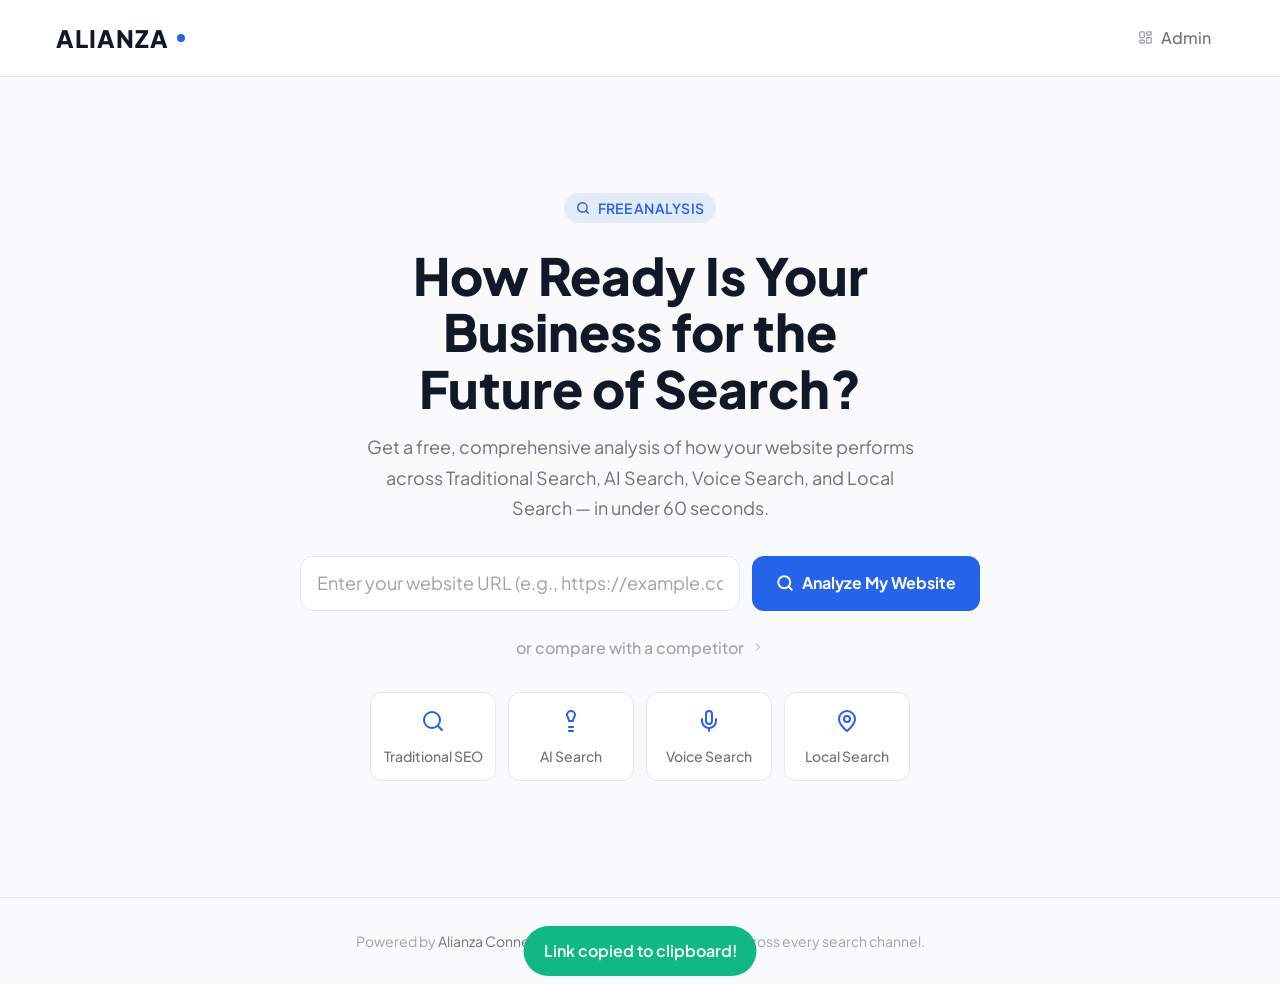
<file: index.html>
<!DOCTYPE html>
<html lang="en">
<head>
  <meta charset="UTF-8">
  <meta name="viewport" content="width=device-width, initial-scale=1.0">
  <title>Search Readiness Score — Alianza Connects</title>
  <meta name="description" content="Free comprehensive analysis of how your website performs across Traditional Search, AI Search, Voice Search, and Local Search.">

  <!-- Preconnect for fonts -->
  <link rel="preconnect" href="https://fonts.googleapis.com">
  <link rel="preconnect" href="https://fonts.gstatic.com" crossorigin>
  <link href="https://fonts.googleapis.com/css2?family=Plus+Jakarta+Sans:wght@400;500;600;700;800&display=swap" rel="stylesheet">

  <link rel="stylesheet" href="./base.css">
  <link rel="stylesheet" href="./style.css">
</head>
<body>

  <!-- ========== HEADER ========== -->
  <header class="site-header">
    <div class="header-inner">
      <a href="#" class="logo" id="logoLink">
        ALIANZA<span class="logo-dot"></span>
      </a>
      <div class="header-meta" id="headerMeta">
        <a href="./admin.html" class="admin-link" id="adminLink">
          <svg width="15" height="15" viewBox="0 0 24 24" fill="none" stroke="currentColor" stroke-width="2" stroke-linecap="round" stroke-linejoin="round"><rect x="3" y="3" width="7" height="9" rx="1"/><rect x="14" y="3" width="7" height="5" rx="1"/><rect x="14" y="12" width="7" height="9" rx="1"/><rect x="3" y="16" width="7" height="5" rx="1"/></svg>
          Admin
        </a>
      </div>
    </div>
  </header>

  <!-- ========== LANDING VIEW ========== -->
  <main id="landingView" class="view landing active">
    <div class="landing-card">
      <span class="landing-badge">
        <svg width="14" height="14" viewBox="0 0 24 24" fill="none" stroke="currentColor" stroke-width="2.5" stroke-linecap="round" stroke-linejoin="round"><circle cx="11" cy="11" r="8"/><path d="m21 21-4.3-4.3"/></svg>
        Free Analysis
      </span>
      <h1 class="landing-title">How Ready Is Your Business for the Future of Search?</h1>
      <p class="landing-subtitle">Get a free, comprehensive analysis of how your website performs across Traditional Search, AI Search, Voice Search, and Local Search — in under 60 seconds.</p>

      <form class="url-form" id="urlForm">
        <input
          type="url"
          class="url-input"
          id="urlInput"
          placeholder="Enter your website URL (e.g., https://example.com)"
          required
          autocomplete="url"
        >
        <button type="submit" class="btn-primary" id="analyzeBtn">
          <svg width="18" height="18" viewBox="0 0 24 24" fill="none" stroke="currentColor" stroke-width="2.5" stroke-linecap="round" stroke-linejoin="round"><circle cx="11" cy="11" r="8"/><path d="m21 21-4.3-4.3"/></svg>
          Analyze My Website
        </button>
      </form>

      <!-- Competitor Compare Toggle -->
      <div class="competitor-toggle-wrap">
        <button type="button" class="competitor-toggle-link" id="competitorToggle" aria-expanded="false" aria-controls="competitorExpand">
          or compare with a competitor
          <svg class="competitor-toggle-arrow" width="12" height="12" viewBox="0 0 24 24" fill="none" stroke="currentColor" stroke-width="2.5" stroke-linecap="round" stroke-linejoin="round"><polyline points="9 18 15 12 9 6"/></svg>
        </button>
        <div class="competitor-expand" id="competitorExpand" hidden>
          <div class="competitor-input-row">
            <input
              type="url"
              class="url-input competitor-url-input"
              id="competitorUrlInput"
              placeholder="Competitor URL (e.g., https://competitor.com)"
              autocomplete="url"
            >
          </div>
          <p class="competitor-hint">We'll scan both sites and show you a side-by-side comparison.</p>
        </div>
      </div>

      <div class="category-pills">
        <div class="category-pill">
          <div class="pill-icon">
            <svg viewBox="0 0 24 24" fill="none" stroke="currentColor" stroke-width="2" stroke-linecap="round" stroke-linejoin="round"><circle cx="11" cy="11" r="8"/><path d="m21 21-4.3-4.3"/></svg>
          </div>
          <span class="pill-label">Traditional SEO</span>
        </div>
        <div class="category-pill">
          <div class="pill-icon">
            <svg viewBox="0 0 24 24" fill="none" stroke="currentColor" stroke-width="2" stroke-linecap="round" stroke-linejoin="round"><path d="M12 2a4 4 0 0 0-4 4c0 2 2 3 2 6h4c0-3 2-4 2-6a4 4 0 0 0-4-4z"/><path d="M10 18h4"/><path d="M10 22h4"/></svg>
          </div>
          <span class="pill-label">AI Search</span>
        </div>
        <div class="category-pill">
          <div class="pill-icon">
            <svg viewBox="0 0 24 24" fill="none" stroke="currentColor" stroke-width="2" stroke-linecap="round" stroke-linejoin="round"><path d="M12 2a3 3 0 0 0-3 3v7a3 3 0 0 0 6 0V5a3 3 0 0 0-3-3z"/><path d="M19 10v2a7 7 0 0 1-14 0v-2"/><path d="M12 19v3"/></svg>
          </div>
          <span class="pill-label">Voice Search</span>
        </div>
        <div class="category-pill">
          <div class="pill-icon">
            <svg viewBox="0 0 24 24" fill="none" stroke="currentColor" stroke-width="2" stroke-linecap="round" stroke-linejoin="round"><path d="M20 10c0 6-8 12-8 12s-8-6-8-12a8 8 0 1 1 16 0z"/><circle cx="12" cy="10" r="3"/></svg>
          </div>
          <span class="pill-label">Local Search</span>
        </div>
      </div>
    </div>
  </main>

  <!-- ========== COMPARISON VIEW ========== -->
  <div id="comparisonView" class="view comparison-view">

    <!-- Cache Banner -->
    <div id="compCacheBanner" class="cache-banner" hidden>
      <svg width="16" height="16" viewBox="0 0 24 24" fill="none" stroke="currentColor" stroke-width="2" stroke-linecap="round" stroke-linejoin="round"><polyline points="23 4 23 10 17 10"/><polyline points="1 20 1 14 7 14"/><path d="M3.51 9a9 9 0 0 1 14.85-3.36L23 10M1 14l4.64 4.36A9 9 0 0 0 20.49 15"/></svg>
      Viewing a cached report from <span id="compCacheTime" class="cache-time-text"></span>.
    </div>

    <!-- Comparison Header -->
    <section class="comparison-header" id="comparisonHeader">
      <div class="comparison-vs-row">
        <div class="comparison-site-label" id="compSiteLabelA">Your Site</div>
        <div class="comparison-vs-badge">VS</div>
        <div class="comparison-site-label" id="compSiteLabelB">Competitor</div>
      </div>
      <div class="comparison-scores-row">
        <div class="comparison-overall-score" id="compOverallA">0</div>
        <div class="comparison-overall-divider"></div>
        <div class="comparison-overall-score" id="compOverallB">0</div>
      </div>
      <div class="comparison-overall-labels">
        <span class="comparison-overall-verdict" id="compVerdictA"></span>
        <span></span>
        <span class="comparison-overall-verdict" id="compVerdictB"></span>
      </div>
    </section>

    <!-- Category Bars -->
    <section class="comparison-bars-section" id="comparisonBars">
      <h2 class="comparison-bars-title">Score Breakdown</h2>
      <div class="comparison-bars" id="comparisonBarsGrid"></div>
    </section>

    <!-- Primary Site Full Report -->
    <div class="comparison-primary-report">
      <div class="comparison-report-label">
        <svg width="16" height="16" viewBox="0 0 24 24" fill="none" stroke="currentColor" stroke-width="2"><path d="M9 11l3 3L22 4"/><path d="M21 12v7a2 2 0 0 1-2 2H5a2 2 0 0 1-2-2V5a2 2 0 0 1 2-2h11"/></svg>
        Full Report: Your Site
      </div>

      <!-- Score Cards -->
      <div class="score-cards" id="compScoreCards"></div>

      <!-- Detail Sections -->
      <div id="compDetailSections">
        <div id="compPerformanceSection" class="detail-section"></div>
        <div id="compEeatSection" class="detail-section"></div>
        <div id="compSerpSection" class="detail-section"></div>
        <div id="compGeoSection" class="detail-section"></div>
      </div>

      <!-- Stats Infographic -->
      <section class="stats-section" id="compStatsSection">
        <h2 class="stats-section-title">The Search Landscape Is Changing</h2>
        <p class="stats-section-sub">The way people find businesses is transforming. Here's what's happening right now.</p>
        <div class="stats-grid" id="compStatsGrid"></div>
        <div class="stats-closing">
          <p><strong>The businesses that adapt now will own the next decade of search.</strong> Those that wait will wonder where their customers went.</p>
        </div>
      </section>
    </div>

    <!-- Share Section -->
    <section class="share-section">
      <div class="share-actions">
        <button class="btn-share" id="compShareBtn">
          <svg width="16" height="16" viewBox="0 0 24 24" fill="none" stroke="currentColor" stroke-width="2" stroke-linecap="round" stroke-linejoin="round"><path d="M4 12v8a2 2 0 0 0 2 2h12a2 2 0 0 0 2-2v-8"/><polyline points="16 6 12 2 8 6"/><line x1="12" y1="2" x2="12" y2="15"/></svg>
          Share This Report
        </button>
        <button class="btn-share" id="compPdfBtn">
          <svg width="16" height="16" viewBox="0 0 24 24" fill="none" stroke="currentColor" stroke-width="2" stroke-linecap="round" stroke-linejoin="round"><path d="M14 2H6a2 2 0 0 0-2 2v16a2 2 0 0 0 2 2h12a2 2 0 0 0 2-2V8z"/><polyline points="14 2 14 8 20 8"/><line x1="16" y1="13" x2="8" y2="13"/><line x1="16" y1="17" x2="8" y2="17"/><polyline points="10 9 9 9 8 9"/></svg>
          Download PDF Report
        </button>
        <button class="btn-share" onclick="window.print()">
          <svg width="16" height="16" viewBox="0 0 24 24" fill="none" stroke="currentColor" stroke-width="2" stroke-linecap="round" stroke-linejoin="round"><polyline points="6 9 6 2 18 2 18 9"/><path d="M6 18H4a2 2 0 0 1-2-2v-5a2 2 0 0 1 2-2h16a2 2 0 0 1 2 2v5a2 2 0 0 1-2 2h-2"/><rect x="6" y="14" width="12" height="8"/></svg>
          Print Report
        </button>
      </div>
    </section>
  </div>

  <!-- ========== LOADING VIEW ========== -->
  <div id="loadingView" class="view loading-view">
    <div class="loading-spinner"></div>
    <div class="loading-status" id="loadingStatus">Fetching your website...</div>
    <div class="loading-bar-track">
      <div class="loading-bar-fill" id="loadingBar"></div>
    </div>
    <div class="loading-url" id="loadingUrl"></div>
  </div>

  <!-- ========== ERROR VIEW ========== -->
  <div id="errorView" class="view error-view">
    <div class="error-icon" id="errorIcon">
      <svg width="28" height="28" viewBox="0 0 24 24" fill="none" stroke="currentColor" stroke-width="2" stroke-linecap="round" stroke-linejoin="round"><circle cx="12" cy="12" r="10"/><path d="M12 8v4"/><path d="M12 16h.01"/></svg>
    </div>
    <h2 class="error-title" id="errorTitle">Analysis Failed</h2>
    <p class="error-message" id="errorMessage">We couldn't reach this website. Please check the URL and try again.</p>
    <div id="rateLimitTimer" class="rate-limit-timer" hidden>
      You can scan again in <span id="rateLimitCountdown" class="countdown-text">24:00:00</span>
    </div>
    <button class="btn-secondary" id="tryAgainBtn">
      <svg width="16" height="16" viewBox="0 0 24 24" fill="none" stroke="currentColor" stroke-width="2" stroke-linecap="round" stroke-linejoin="round"><path d="M3 12a9 9 0 1 0 9-9 9.75 9.75 0 0 0-6.74 2.74L3 8"/><path d="M3 3v5h5"/></svg>
      Try Again
    </button>
  </div>

  <!-- ========== DASHBOARD VIEW ========== -->
  <div id="dashboardView" class="view dashboard">

    <!-- Cache Banner -->
    <div id="cacheBanner" class="cache-banner" hidden>
      <svg width="16" height="16" viewBox="0 0 24 24" fill="none" stroke="currentColor" stroke-width="2" stroke-linecap="round" stroke-linejoin="round"><polyline points="23 4 23 10 17 10"/><polyline points="1 20 1 14 7 14"/><path d="M3.51 9a9 9 0 0 1 14.85-3.36L23 10M1 14l4.64 4.36A9 9 0 0 0 20.49 15"/></svg>
      Viewing a cached report from <span id="cacheTime" class="cache-time-text"></span>.
    </div>

    <!-- Report Header -->
    <section class="report-header" id="reportHeader">
      <div class="report-meta" id="reportMeta"></div>
      <div class="report-hero-details" style="margin-top:0.5rem;text-align:center;">
         <div class="hero-summary" id="heroSummary" style="font-size:1.1rem;font-weight:500;color:var(--color-text-main);margin-bottom:0.25rem;"></div>
         <div class="hero-location" id="heroLocation" style="font-size:0.9rem;color:var(--color-text-muted);"></div>
      </div>
      <div class="overall-score-container" style="flex-direction:row;gap:1.5rem;align-items:center;">
        <div class="overall-grade-circle" id="overallGrade" style="font-size:4rem;font-weight:800;line-height:1;"></div>
        <div style="text-align:left;">
          <div class="overall-score-label" style="font-size:1.2rem;font-weight:600;color:var(--color-text-main);">Overall Search Readiness Grade</div>
          <div class="overall-score-number" id="overallScoreNumber" style="font-size:1rem;font-weight:500;color:var(--color-text-muted); margin-top:0.25rem;"></div>
        </div>
      </div>
      <div class="overall-verdict" id="overallVerdict"></div>
    </section>

    <!-- Score Cards -->
    <div style="text-align:center; font-size:0.85rem; color:var(--color-text-muted); margin-bottom:1rem;">* Benchmark is based on mobile-first indexing on low-end devices.</div>
    <div class="score-cards" id="scoreCards"></div>

    <!-- New API Panels: Performance, E-E-A-T, SERP, GEO -->
    <div id="newPanelSections">
      <div id="performanceSection" class="detail-section"></div>
      <div id="eeatSection" class="detail-section"></div>
      <div id="serpSection" class="detail-section"></div>
      <div id="geoSection" class="detail-section"></div>
    </div>

    <!-- Legacy Detail Sections: Traditional SEO, Voice, Local -->
    <div id="detailSections"></div>

    <!-- Stats Infographic -->
    <section class="stats-section" id="statsSection">
      <h2 class="stats-section-title">The Search Landscape Is Changing</h2>
      <p class="stats-section-sub">The way people find businesses is transforming. Here's what's happening right now.</p>
      <div class="stats-grid" id="statsGrid"></div>
      <div class="stats-closing">
        <p><strong>The businesses that adapt now will own the next decade of search.</strong> Those that wait will wonder where their customers went.</p>
      </div>
    </section>

    <!-- Share Section -->
    <section class="share-section">
      <div class="share-actions">
        <button class="btn-share" id="shareBtn">
          <svg width="16" height="16" viewBox="0 0 24 24" fill="none" stroke="currentColor" stroke-width="2" stroke-linecap="round" stroke-linejoin="round"><path d="M4 12v8a2 2 0 0 0 2 2h12a2 2 0 0 0 2-2v-8"/><polyline points="16 6 12 2 8 6"/><line x1="12" y1="2" x2="12" y2="15"/></svg>
          Share This Report
        </button>
        <button class="btn-share" id="pdfBtn">
          <svg width="16" height="16" viewBox="0 0 24 24" fill="none" stroke="currentColor" stroke-width="2" stroke-linecap="round" stroke-linejoin="round"><path d="M14 2H6a2 2 0 0 0-2 2v16a2 2 0 0 0 2 2h12a2 2 0 0 0 2-2V8z"/><polyline points="14 2 14 8 20 8"/><line x1="16" y1="13" x2="8" y2="13"/><line x1="16" y1="17" x2="8" y2="17"/><polyline points="10 9 9 9 8 9"/></svg>
          Download PDF Report
        </button>
        <button class="btn-share" id="printBtn" onclick="window.print()">
          <svg width="16" height="16" viewBox="0 0 24 24" fill="none" stroke="currentColor" stroke-width="2" stroke-linecap="round" stroke-linejoin="round"><polyline points="6 9 6 2 18 2 18 9"/><path d="M6 18H4a2 2 0 0 1-2-2v-5a2 2 0 0 1 2-2h16a2 2 0 0 1 2 2v5a2 2 0 0 1-2 2h-2"/><rect x="6" y="14" width="12" height="8"/></svg>
          Print Report
        </button>
      </div>
    </section>
  </div>

  <!-- Share Toast -->
  <div class="share-toast" id="shareToast">Link copied to clipboard!</div>

  <!-- Footer -->
  <footer class="site-footer">
    Powered by <a href="https://alianzaconnects.com" target="_blank" rel="noopener noreferrer">Alianza Connects</a> &mdash; Making businesses visible across every search channel.
  </footer>

  <!-- ========== LEAD CAPTURE MODAL ========== -->
  <div id="leadCaptureModal" class="lc-modal" role="dialog" aria-modal="true" aria-labelledby="lcModalTitle">
    <div class="lc-backdrop"></div>
    <div class="lc-card">
      <button type="button" class="lc-close" id="lcCloseBtn" aria-label="Close">
        <svg width="18" height="18" viewBox="0 0 24 24" fill="none" stroke="currentColor" stroke-width="2.5" stroke-linecap="round" stroke-linejoin="round"><line x1="18" y1="6" x2="6" y2="18"/><line x1="6" y1="6" x2="18" y2="18"/></svg>
      </button>
      <div class="lc-header">
        <span class="lc-icon">
          <svg width="22" height="22" viewBox="0 0 24 24" fill="none" stroke="currentColor" stroke-width="2.5" stroke-linecap="round" stroke-linejoin="round"><circle cx="11" cy="11" r="8"/><path d="m21 21-4.3-4.3"/></svg>
        </span>
        <h2 class="lc-title" id="lcModalTitle">Get Your Free Search Readiness Report</h2>
        <p class="lc-subtitle">Enter your details below to run your scan.</p>
      </div>
      <form id="leadCaptureForm" class="lc-form" novalidate>
        <div class="lc-field">
          <label class="lc-label" for="lcName">Full Name</label>
          <input type="text" id="lcName" name="lcName" class="lc-input" placeholder="Jane Smith" required autocomplete="name">
        </div>
        <div class="lc-field">
          <label class="lc-label" for="lcEmail">Email Address</label>
          <input type="email" id="lcEmail" name="lcEmail" class="lc-input" placeholder="jane@example.com" required autocomplete="email">
        </div>
        <div class="lc-field">
          <label class="lc-label" for="lcPhone">Phone Number</label>
          <input type="tel" id="lcPhone" name="lcPhone" class="lc-input" placeholder="(555) 000-0000" required autocomplete="tel">
        </div>
        <div class="lc-field">
          <label class="lc-label" for="lcRole">Role in Company</label>
          <select id="lcRole" name="lcRole" class="lc-input lc-select" required>
            <option value="" disabled selected>Select your role…</option>
            <option value="Owner">Owner</option>
            <option value="Marketing Manager">Marketing Manager</option>
            <option value="Operations Manager">Operations Manager</option>
            <option value="IT/Tech">IT/Tech</option>
            <option value="Other">Other</option>
          </select>
        </div>
        <button type="submit" class="btn-primary lc-submit" id="lcSubmitBtn">
          <svg width="18" height="18" viewBox="0 0 24 24" fill="none" stroke="currentColor" stroke-width="2.5" stroke-linecap="round" stroke-linejoin="round"><circle cx="11" cy="11" r="8"/><path d="m21 21-4.3-4.3"/></svg>
          Run Scan
        </button>
      </form>
    </div>
  </div>

  <script src="./app.js?v=3" defer></script>
</body>
</html>
</file>
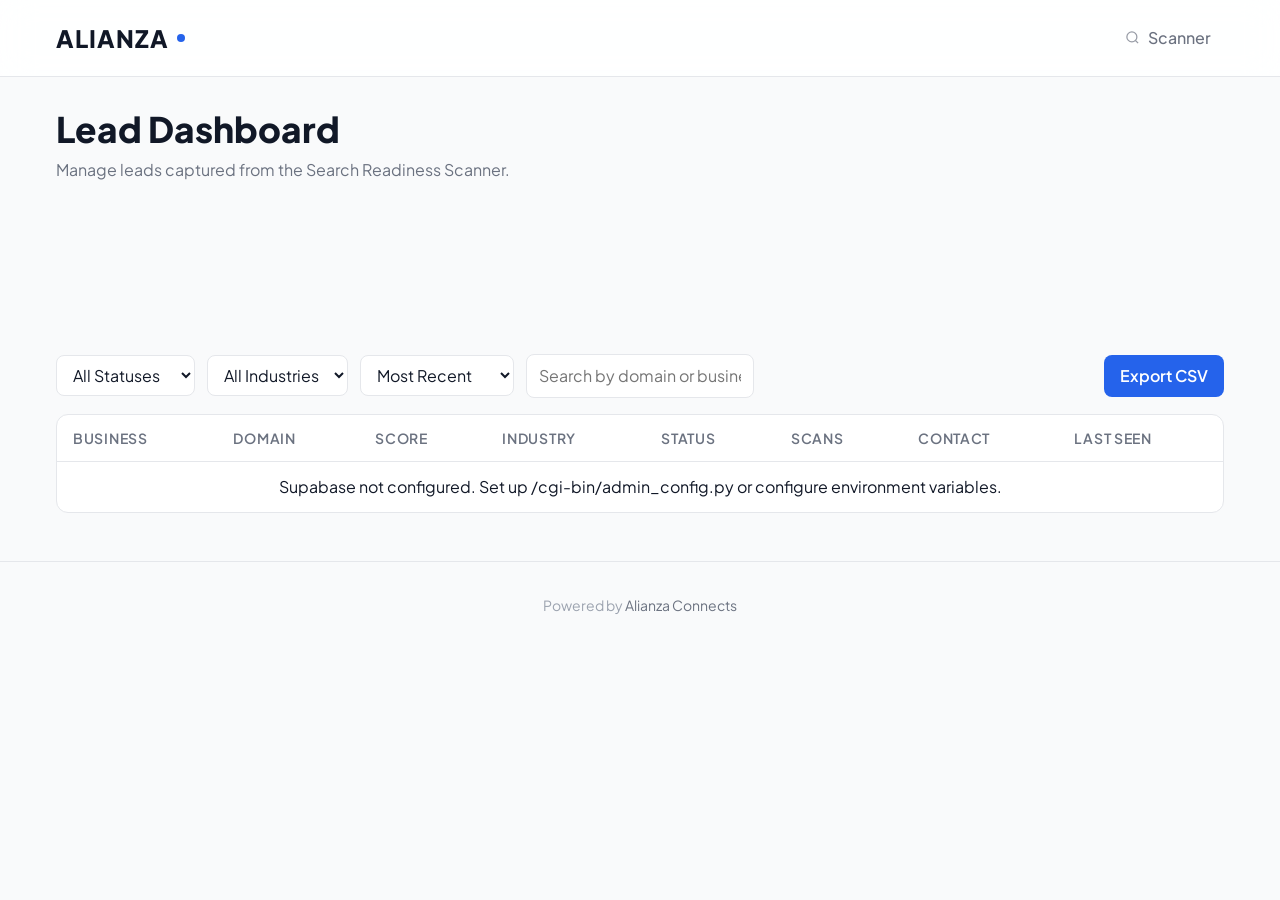
<file: admin.html>
<!DOCTYPE html>
<html lang="en">
<head>
  <meta charset="UTF-8">
  <meta name="viewport" content="width=device-width, initial-scale=1.0">
  <title>Admin Dashboard — Alianza Connects</title>
  <link rel="preconnect" href="https://fonts.googleapis.com">
  <link rel="preconnect" href="https://fonts.gstatic.com" crossorigin>
  <link href="https://fonts.googleapis.com/css2?family=Plus+Jakarta+Sans:wght@400;500;600;700;800&display=swap" rel="stylesheet">
  <link rel="stylesheet" href="./base.css">
  <link rel="stylesheet" href="./style.css">
  <style>
    /* Admin-specific styles */
    .admin-layout { max-width: 1200px; margin: 0 auto; padding: var(--space-8) var(--space-4); }
    .admin-title { font-size: var(--text-xl); font-weight: 800; color: var(--color-text); margin-bottom: var(--space-2); }
    .admin-subtitle { font-size: var(--text-sm); color: var(--color-text-muted); margin-bottom: var(--space-6); }

    /* Stats Row */
    .admin-stats { display: grid; grid-template-columns: repeat(auto-fit, minmax(180px, 1fr)); gap: var(--space-4); margin-bottom: var(--space-6); }
    .stat-card { background: var(--color-surface); border: 1px solid var(--color-border); border-radius: var(--radius-lg); padding: var(--space-5); }
    .stat-value { font-size: var(--text-xl); font-weight: 800; color: var(--color-text); }
    .stat-label { font-size: var(--text-xs); color: var(--color-text-muted); font-weight: 500; margin-top: var(--space-1); }

    /* Filters */
    .admin-filters { display: flex; gap: var(--space-3); flex-wrap: wrap; margin-bottom: var(--space-4); align-items: center; }
    .filter-select, .filter-input {
      font-size: var(--text-sm); padding: var(--space-2) var(--space-3);
      border: 1px solid var(--color-border); border-radius: var(--radius-md);
      background: var(--color-surface); color: var(--color-text);
    }
    .filter-input { min-width: 220px; }
    .btn-export {
      margin-left: auto; font-size: var(--text-sm); font-weight: 600;
      padding: var(--space-2) var(--space-4); border-radius: var(--radius-md);
      background: var(--color-primary); color: #fff; border: none; cursor: pointer;
    }
    .btn-export:hover { background: var(--color-primary-hover); }

    /* Table */
    .admin-table-wrap { background: var(--color-surface); border: 1px solid var(--color-border); border-radius: var(--radius-lg); overflow-x: auto; }
    .admin-table { width: 100%; border-collapse: collapse; font-size: var(--text-sm); }
    .admin-table th {
      text-align: left; padding: var(--space-3) var(--space-4); font-weight: 600;
      color: var(--color-text-muted); border-bottom: 1px solid var(--color-border);
      font-size: var(--text-xs); text-transform: uppercase; letter-spacing: 0.05em;
      cursor: pointer; user-select: none; white-space: nowrap;
    }
    .admin-table th:hover { color: var(--color-text); }
    .admin-table th .sort-arrow { margin-left: 4px; opacity: 0.4; }
    .admin-table th.sorted .sort-arrow { opacity: 1; }
    .admin-table td { padding: var(--space-3) var(--space-4); border-bottom: 1px solid var(--color-divider); color: var(--color-text); vertical-align: middle; }
    .admin-table tr:last-child td { border-bottom: none; }
    .admin-table tr:hover td { background: var(--color-surface-2); }

    /* Status badges */
    .status-badge {
      display: inline-block; font-size: 0.7rem; font-weight: 600; padding: 2px 8px;
      border-radius: var(--radius-full); text-transform: uppercase; letter-spacing: 0.04em;
    }
    .status-new { background: var(--color-primary-highlight); color: var(--color-primary); }
    .status-contacted { background: #DBEAFE; color: #1E40AF; }
    .status-pitched { background: var(--color-warning-highlight); color: #B45309; }
    .status-negotiating { background: #FEF3C7; color: #92400E; }
    .status-closed_won { background: var(--color-success-highlight); color: #065F46; }
    .status-closed_lost { background: var(--color-error-highlight); color: #991B1B; }

    /* Score pill */
    .score-pill { font-weight: 700; font-size: var(--text-sm); }
    .score-high { color: var(--color-success); }
    .score-mid { color: var(--color-warning); }
    .score-low { color: var(--color-error); }

    /* Status select dropdown */
    .status-select {
      font-size: 0.75rem; padding: 2px 6px; border: 1px solid var(--color-border);
      border-radius: var(--radius-sm); background: var(--color-surface);
      color: var(--color-text); cursor: pointer;
    }

    /* Lead detail panel */
    .lead-detail { display: none; background: var(--color-surface-2); border-radius: var(--radius-lg); padding: var(--space-5); margin: var(--space-4) 0; }
    .lead-detail.active { display: block; }
    .lead-detail h3 { font-size: var(--text-lg); font-weight: 700; margin-bottom: var(--space-3); }
    .lead-detail-grid { display: grid; grid-template-columns: 1fr 1fr; gap: var(--space-4); }
    .lead-detail-item { }
    .lead-detail-label { font-size: var(--text-xs); color: var(--color-text-muted); font-weight: 600; text-transform: uppercase; letter-spacing: 0.05em; }
    .lead-detail-value { font-size: var(--text-sm); color: var(--color-text); margin-top: 2px; }
    .notes-textarea {
      width: 100%; min-height: 80px; margin-top: var(--space-2); padding: var(--space-3);
      border: 1px solid var(--color-border); border-radius: var(--radius-md);
      font-family: var(--font-body); font-size: var(--text-sm); resize: vertical;
      background: var(--color-surface); color: var(--color-text);
    }
    .btn-save-notes {
      margin-top: var(--space-2); font-size: var(--text-sm); font-weight: 600;
      padding: var(--space-2) var(--space-4); border-radius: var(--radius-md);
      background: var(--color-success); color: #fff; border: none; cursor: pointer;
    }

    /* Outreach section */
    .outreach-section { margin-top: var(--space-4); }
    .outreach-block { background: var(--color-surface); border: 1px solid var(--color-border); border-radius: var(--radius-md); padding: var(--space-4); margin-top: var(--space-2); }
    .outreach-subject { font-weight: 700; margin-bottom: var(--space-2); }
    .outreach-body { white-space: pre-wrap; font-size: var(--text-sm); color: var(--color-text-muted); line-height: 1.6; }
    .btn-copy-email {
      margin-top: var(--space-2); font-size: var(--text-xs); font-weight: 600;
      padding: var(--space-1) var(--space-3); border-radius: var(--radius-sm);
      background: var(--color-surface-2); border: 1px solid var(--color-border);
      cursor: pointer; color: var(--color-text);
    }

    /* Loading / empty */
    .admin-loading, .admin-empty { text-align: center; padding: var(--space-12); color: var(--color-text-muted); }
    .admin-empty { font-size: var(--text-sm); }

    /* Pagination */
    .admin-pagination { display: flex; justify-content: center; gap: var(--space-2); margin-top: var(--space-4); }
    .page-btn {
      padding: var(--space-2) var(--space-3); border: 1px solid var(--color-border);
      border-radius: var(--radius-md); background: var(--color-surface);
      font-size: var(--text-sm); cursor: pointer; color: var(--color-text);
    }
    .page-btn.active { background: var(--color-primary); color: #fff; border-color: var(--color-primary); }
    .page-btn:hover:not(.active) { background: var(--color-surface-2); }

    @media (max-width: 768px) {
      .admin-filters { flex-direction: column; }
      .filter-input { min-width: 100%; }
      .btn-export { margin-left: 0; width: 100%; }
      .lead-detail-grid { grid-template-columns: 1fr; }
      .admin-table { font-size: var(--text-xs); }
    }
  </style>
</head>
<body>

  <!-- Header -->
  <header class="site-header">
    <div class="header-inner">
      <a href="./" class="logo">ALIANZA<span class="logo-dot"></span></a>
      <div class="header-meta">
        <a href="./" class="admin-link">
          <svg width="15" height="15" viewBox="0 0 24 24" fill="none" stroke="currentColor" stroke-width="2"><circle cx="11" cy="11" r="8"/><path d="m21 21-4.3-4.3"/></svg>
          Scanner
        </a>
      </div>
    </div>
  </header>

  <div class="admin-layout">
    <h1 class="admin-title">Lead Dashboard</h1>
    <p class="admin-subtitle">Manage leads captured from the Search Readiness Scanner.</p>

    <!-- Stats -->
    <div class="admin-stats" id="adminStats">
      <div class="stat-card"><div class="stat-value" id="statTotal">—</div><div class="stat-label">Total Leads</div></div>
      <div class="stat-card"><div class="stat-value" id="statNew">—</div><div class="stat-label">New</div></div>
      <div class="stat-card"><div class="stat-value" id="statContacted">—</div><div class="stat-label">Contacted</div></div>
      <div class="stat-card"><div class="stat-value" id="statAvgScore">—</div><div class="stat-label">Avg Score</div></div>
      <div class="stat-card"><div class="stat-value" id="statScansToday">—</div><div class="stat-label">Scans Today</div></div>
    </div>

    <!-- Filters -->
    <div class="admin-filters">
      <select class="filter-select" id="filterStatus">
        <option value="">All Statuses</option>
        <option value="new">New</option>
        <option value="contacted">Contacted</option>
        <option value="pitched">Pitched</option>
        <option value="negotiating">Negotiating</option>
        <option value="closed_won">Closed Won</option>
        <option value="closed_lost">Closed Lost</option>
      </select>
      <select class="filter-select" id="filterIndustry">
        <option value="">All Industries</option>
      </select>
      <select class="filter-select" id="filterSort">
        <option value="last_seen.desc">Most Recent</option>
        <option value="latest_overall_score.desc">Highest Score</option>
        <option value="latest_overall_score.asc">Lowest Score</option>
        <option value="scan_count.desc">Most Scans</option>
      </select>
      <input type="text" class="filter-input" id="filterSearch" placeholder="Search by domain or business name...">
      <button class="btn-export" id="exportBtn">Export CSV</button>
    </div>

    <!-- Table -->
    <div class="admin-table-wrap">
      <table class="admin-table">
        <thead>
          <tr>
            <th>Business</th>
            <th>Domain</th>
            <th>Score</th>
            <th>Industry</th>
            <th>Status</th>
            <th>Scans</th>
            <th>Contact</th>
            <th>Last Seen</th>
          </tr>
        </thead>
        <tbody id="leadsTableBody">
          <tr><td colspan="8" class="admin-loading">Loading leads...</td></tr>
        </tbody>
      </table>
    </div>

    <!-- Pagination -->
    <div class="admin-pagination" id="pagination"></div>

    <!-- Lead Detail Panel (shown when clicking a row) -->
    <div class="lead-detail" id="leadDetail"></div>
  </div>

  <footer class="site-footer">
    Powered by <a href="https://alianzaconnects.com" target="_blank" rel="noopener noreferrer">Alianza Connects</a>
  </footer>

  <script>
  (function() {
    'use strict';

    // --- Config: reads from the same env as the scanner ---
    // For the admin dashboard, we need the Supabase URL and key.
    // In production, these should come from a config endpoint or be injected at build time.
    // For now, we fetch them from a small config endpoint.
    let SUPABASE_URL = '';
    let SUPABASE_KEY = '';

    const PAGE_SIZE = 25;
    let currentPage = 0;
    let totalLeads = 0;
    let allLeads = [];

    // --- Init: Try to load config from a CGI endpoint, fallback to prompt ---
    async function init() {
      // Try loading config from admin config endpoint
      try {
        const resp = await fetch('/cgi-bin/admin_config.py');
        if (resp.ok) {
          const cfg = await resp.json();
          SUPABASE_URL = cfg.supabase_url || '';
          SUPABASE_KEY = cfg.supabase_key || '';
        }
      } catch (e) {
        // Config endpoint not available
      }

      if (!SUPABASE_URL || !SUPABASE_KEY) {
        document.getElementById('leadsTableBody').innerHTML =
          '<tr><td colspan="8" class="admin-empty">Supabase not configured. Set up /cgi-bin/admin_config.py or configure environment variables.</td></tr>';
        return;
      }

      loadLeads();
      loadIndustries();
      setupFilters();
    }

    // --- Supabase helper ---
    async function sbFetch(path, options = {}) {
      const url = `${SUPABASE_URL}/rest/v1/${path}`;
      const headers = {
        'apikey': SUPABASE_KEY,
        'Authorization': `Bearer ${SUPABASE_KEY}`,
        'Content-Type': 'application/json',
        ...options.headers
      };
      const resp = await fetch(url, { ...options, headers });
      if (options.method === 'PATCH') return resp;
      return resp.json();
    }

    // --- Load leads ---
    async function loadLeads() {
      const status = document.getElementById('filterStatus').value;
      const industry = document.getElementById('filterIndustry').value;
      const search = document.getElementById('filterSearch').value.trim().toLowerCase();
      const sort = document.getElementById('filterSort').value;
      const [sortCol, sortDir] = sort.split('.');

      let query = `leads?select=*&order=${sortCol}.${sortDir}&offset=${currentPage * PAGE_SIZE}&limit=${PAGE_SIZE}`;

      if (status) query += `&status=eq.${status}`;
      if (industry) query += `&industry=eq.${industry}`;
      if (search) query += `&or=(domain.ilike.*${encodeURIComponent(search)}*,business_name.ilike.*${encodeURIComponent(search)}*)`;

      try {
        // Get count
        const countHeaders = { 'Prefer': 'count=exact', 'Range': '0-0' };
        const countResp = await fetch(`${SUPABASE_URL}/rest/v1/leads?select=id`, {
          headers: { 'apikey': SUPABASE_KEY, 'Authorization': `Bearer ${SUPABASE_KEY}`, ...countHeaders }
        });
        const rangeHeader = countResp.headers.get('content-range');
        totalLeads = rangeHeader ? parseInt(rangeHeader.split('/')[1]) || 0 : 0;

        const leads = await sbFetch(query);
        allLeads = leads;
        renderTable(leads);
        renderPagination();
        updateStats(leads);
      } catch (e) {
        document.getElementById('leadsTableBody').innerHTML =
          `<tr><td colspan="8" class="admin-empty">Error loading leads: ${escapeHtml(e.message)}</td></tr>`;
      }
    }

    // --- Load industries for filter ---
    async function loadIndustries() {
      try {
        const leads = await sbFetch('leads?select=industry&order=industry.asc');
        const industries = [...new Set(leads.map(l => l.industry).filter(i => i && i !== 'unknown'))];
        const select = document.getElementById('filterIndustry');
        industries.forEach(ind => {
          const opt = document.createElement('option');
          opt.value = ind;
          opt.textContent = ind.replace(/_/g, ' ').replace(/\b\w/g, c => c.toUpperCase());
          select.appendChild(opt);
        });
      } catch (e) { /* ignore */ }
    }

    // --- Update stats ---
    async function updateStats(currentLeads) {
      try {
        const all = await sbFetch('leads?select=id,status,latest_overall_score');
        document.getElementById('statTotal').textContent = all.length;
        document.getElementById('statNew').textContent = all.filter(l => l.status === 'new').length;
        document.getElementById('statContacted').textContent = all.filter(l => l.status === 'contacted').length;

        const scores = all.map(l => l.latest_overall_score).filter(s => s > 0);
        const avg = scores.length ? Math.round(scores.reduce((a, b) => a + b, 0) / scores.length) : 0;
        document.getElementById('statAvgScore').textContent = avg;

        // Scans today
        const today = new Date().toISOString().slice(0, 10);
        const scansToday = await sbFetch(`scans?select=id&scanned_at=gte.${today}T00:00:00`);
        document.getElementById('statScansToday').textContent = Array.isArray(scansToday) ? scansToday.length : 0;
      } catch (e) { /* ignore */ }
    }

    // --- Render table ---
    function renderTable(leads) {
      const tbody = document.getElementById('leadsTableBody');
      if (!leads || leads.length === 0) {
        tbody.innerHTML = '<tr><td colspan="8" class="admin-empty">No leads found.</td></tr>';
        return;
      }

      tbody.innerHTML = leads.map(lead => {
        const score = lead.latest_overall_score || 0;
        const scoreClass = score >= 70 ? 'score-high' : score >= 40 ? 'score-mid' : 'score-low';
        const lastSeen = lead.last_seen ? new Date(lead.last_seen).toLocaleDateString() : '—';
        const contact = lead.contact_name || lead.contact_email || '—';

        return `<tr class="lead-row" data-id="${lead.id}" data-domain="${escapeHtml(lead.domain)}">
          <td><strong>${escapeHtml(lead.business_name || lead.domain)}</strong></td>
          <td>${escapeHtml(lead.domain)}</td>
          <td><span class="score-pill ${scoreClass}">${score}</span></td>
          <td>${escapeHtml((lead.industry || 'unknown').replace(/_/g, ' '))}</td>
          <td>
            <select class="status-select" data-domain="${escapeHtml(lead.domain)}" onchange="window._updateStatus(this)">
              ${['new','contacted','pitched','negotiating','closed_won','closed_lost'].map(s =>
                `<option value="${s}" ${lead.status === s ? 'selected' : ''}>${s.replace(/_/g, ' ')}</option>`
              ).join('')}
            </select>
          </td>
          <td>${lead.scan_count || 1}</td>
          <td>${escapeHtml(contact)}</td>
          <td>${lastSeen}</td>
        </tr>`;
      }).join('');

      // Click to expand
      tbody.querySelectorAll('.lead-row').forEach(row => {
        row.addEventListener('click', (e) => {
          if (e.target.tagName === 'SELECT' || e.target.tagName === 'OPTION') return;
          const domain = row.dataset.domain;
          const lead = leads.find(l => l.domain === domain);
          if (lead) showLeadDetail(lead);
        });
      });
    }

    // --- Show lead detail panel ---
    function showLeadDetail(lead) {
      const panel = document.getElementById('leadDetail');
      const outreachSelf = lead.outreach_self ? JSON.parse(lead.outreach_self) : null;
      const outreachComp = lead.outreach_competitor ? JSON.parse(lead.outreach_competitor) : null;

      panel.innerHTML = `
        <h3>${escapeHtml(lead.business_name || lead.domain)}</h3>
        <div class="lead-detail-grid">
          <div class="lead-detail-item">
            <div class="lead-detail-label">Domain</div>
            <div class="lead-detail-value">${escapeHtml(lead.domain)}</div>
          </div>
          <div class="lead-detail-item">
            <div class="lead-detail-label">Industry</div>
            <div class="lead-detail-value">${escapeHtml((lead.industry || 'unknown').replace(/_/g, ' '))}</div>
          </div>
          <div class="lead-detail-item">
            <div class="lead-detail-label">Contact Name</div>
            <div class="lead-detail-value">${escapeHtml(lead.contact_name || '—')}</div>
          </div>
          <div class="lead-detail-item">
            <div class="lead-detail-label">Email</div>
            <div class="lead-detail-value">${escapeHtml(lead.contact_email || '—')}</div>
          </div>
          <div class="lead-detail-item">
            <div class="lead-detail-label">Phone</div>
            <div class="lead-detail-value">${escapeHtml(lead.contact_phone || '—')}</div>
          </div>
          <div class="lead-detail-item">
            <div class="lead-detail-label">Role</div>
            <div class="lead-detail-value">${escapeHtml(lead.contact_role || '—')}</div>
          </div>
          <div class="lead-detail-item">
            <div class="lead-detail-label">Scores</div>
            <div class="lead-detail-value">
              SEO: ${lead.latest_seo_score} | AI: ${lead.latest_ai_score} | Voice: ${lead.latest_voice_score} | Local: ${lead.latest_local_score}
            </div>
          </div>
          <div class="lead-detail-item">
            <div class="lead-detail-label">Source</div>
            <div class="lead-detail-value">${escapeHtml(lead.source || 'scanner')}${lead.scanned_by_domain ? ' (scanned by ' + escapeHtml(lead.scanned_by_domain) + ')' : ''}</div>
          </div>
        </div>

        <div style="margin-top: var(--space-4);">
          <div class="lead-detail-label">Notes</div>
          <textarea class="notes-textarea" id="notesInput">${escapeHtml(lead.notes || '')}</textarea>
          <button class="btn-save-notes" onclick="window._saveNotes('${escapeHtml(lead.domain)}')">Save Notes</button>
        </div>

        ${outreachSelf ? `
        <div class="outreach-section">
          <div class="lead-detail-label">Outreach Email (Self-Scan)</div>
          <div class="outreach-block">
            <div class="outreach-subject">Subject: ${escapeHtml(outreachSelf.subject)}</div>
            <div class="outreach-body">${escapeHtml(outreachSelf.body)}</div>
            <button class="btn-copy-email" onclick="window._copyEmail(this, 'self')">Copy Email</button>
          </div>
        </div>` : ''}

        ${outreachComp ? `
        <div class="outreach-section">
          <div class="lead-detail-label">Outreach Email (Competitor Alert)</div>
          <div class="outreach-block">
            <div class="outreach-subject">Subject: ${escapeHtml(outreachComp.subject)}</div>
            <div class="outreach-body">${escapeHtml(outreachComp.body)}</div>
            <button class="btn-copy-email" onclick="window._copyEmail(this, 'competitor')">Copy Email</button>
          </div>
        </div>` : ''}
      `;

      panel.classList.add('active');
      panel.scrollIntoView({ behavior: 'smooth', block: 'nearest' });
    }

    // --- Pagination ---
    function renderPagination() {
      const container = document.getElementById('pagination');
      const totalPages = Math.ceil(totalLeads / PAGE_SIZE);
      if (totalPages <= 1) { container.innerHTML = ''; return; }

      let html = '';
      for (let i = 0; i < totalPages; i++) {
        html += `<button class="page-btn ${i === currentPage ? 'active' : ''}" onclick="window._goToPage(${i})">${i + 1}</button>`;
      }
      container.innerHTML = html;
    }

    // --- Filters ---
    function setupFilters() {
      ['filterStatus', 'filterIndustry', 'filterSort'].forEach(id => {
        document.getElementById(id).addEventListener('change', () => { currentPage = 0; loadLeads(); });
      });

      let searchTimeout;
      document.getElementById('filterSearch').addEventListener('input', () => {
        clearTimeout(searchTimeout);
        searchTimeout = setTimeout(() => { currentPage = 0; loadLeads(); }, 300);
      });

      document.getElementById('exportBtn').addEventListener('click', exportCSV);
    }

    // --- Update lead status ---
    window._updateStatus = async function(select) {
      const domain = select.dataset.domain;
      const newStatus = select.value;
      try {
        await sbFetch(`leads?domain=eq.${encodeURIComponent(domain)}`, {
          method: 'PATCH',
          headers: { 'Prefer': 'return=minimal' },
          body: JSON.stringify({ status: newStatus })
        });
      } catch (e) {
        alert('Failed to update status: ' + e.message);
      }
    };

    // --- Save notes ---
    window._saveNotes = async function(domain) {
      const notes = document.getElementById('notesInput').value;
      try {
        await sbFetch(`leads?domain=eq.${encodeURIComponent(domain)}`, {
          method: 'PATCH',
          headers: { 'Prefer': 'return=minimal' },
          body: JSON.stringify({ notes })
        });
        const btn = document.querySelector('.btn-save-notes');
        btn.textContent = 'Saved!';
        setTimeout(() => btn.textContent = 'Save Notes', 2000);
      } catch (e) {
        alert('Failed to save notes: ' + e.message);
      }
    };

    // --- Copy email ---
    window._copyEmail = function(btn, type) {
      const block = btn.closest('.outreach-block');
      const subject = block.querySelector('.outreach-subject').textContent.replace('Subject: ', '');
      const body = block.querySelector('.outreach-body').textContent;
      navigator.clipboard.writeText(`Subject: ${subject}\n\n${body}`);
      btn.textContent = 'Copied!';
      setTimeout(() => btn.textContent = 'Copy Email', 2000);
    };

    // --- Pagination ---
    window._goToPage = function(page) {
      currentPage = page;
      loadLeads();
      window.scrollTo({ top: 0, behavior: 'smooth' });
    };

    // --- Export CSV ---
    function exportCSV() {
      if (!allLeads.length) return;
      const headers = ['domain','business_name','industry','status','latest_overall_score','latest_seo_score','latest_ai_score','latest_voice_score','latest_local_score','contact_name','contact_email','contact_phone','contact_role','scan_count','first_seen','last_seen'];
      const rows = allLeads.map(l => headers.map(h => `"${String(l[h] || '').replace(/"/g, '""')}"`).join(','));
      const csv = [headers.join(','), ...rows].join('\n');
      const blob = new Blob([csv], { type: 'text/csv' });
      const url = URL.createObjectURL(blob);
      const a = document.createElement('a');
      a.href = url;
      a.download = `alianza-leads-${new Date().toISOString().slice(0,10)}.csv`;
      a.click();
      URL.revokeObjectURL(url);
    }

    // --- Escape HTML ---
    function escapeHtml(str) {
      if (!str) return '';
      return String(str).replace(/&/g, '&amp;').replace(/</g, '&lt;').replace(/>/g, '&gt;').replace(/"/g, '&quot;');
    }

    // --- Boot ---
    init();
  })();
  </script>
</body>
</html>
</file>
<file: base.css>
/* base.css — foundation reset and polish */

*, *::before, *::after {
  box-sizing: border-box;
  margin: 0;
  padding: 0;
}

html {
  -moz-text-size-adjust: none;
  -webkit-text-size-adjust: none;
  text-size-adjust: none;
  -webkit-font-smoothing: antialiased;
  -moz-osx-font-smoothing: grayscale;
  text-rendering: optimizeLegibility;
  scroll-behavior: smooth;
  hanging-punctuation: first last;
  scroll-padding-top: var(--space-16);
}

body {
  min-height: 100dvh;
  line-height: 1.6;
  font-family: var(--font-body, sans-serif);
  font-size: var(--text-base);
  color: var(--color-text);
  background-color: var(--color-bg);
}

img, picture, video, canvas, svg {
  display: block;
  max-width: 100%;
  height: auto;
}

ul[role="list"], ol[role="list"] {
  list-style: none;
}

input, button, textarea, select {
  font: inherit;
  color: inherit;
}

h1, h2, h3, h4, h5, h6 {
  text-wrap: balance;
  line-height: 1.15;
}

p, li, figcaption {
  text-wrap: pretty;
  max-width: 72ch;
}

::selection {
  background: oklch(from var(--color-primary) l c h / 0.25);
  color: var(--color-text);
}

:focus-visible {
  outline: 2px solid var(--color-primary);
  outline-offset: 3px;
  border-radius: var(--radius-sm);
}

@media (prefers-reduced-motion: reduce) {
  *, *::before, *::after {
    animation-duration: 0.01ms !important;
    animation-iteration-count: 1 !important;
    transition-duration: 0.01ms !important;
    scroll-behavior: auto !important;
  }
}

button {
  cursor: pointer;
  background: none;
  border: none;
}

table {
  border-collapse: collapse;
  width: 100%;
}

.sr-only {
  position: absolute;
  width: 1px;
  height: 1px;
  padding: 0;
  margin: -1px;
  overflow: hidden;
  clip: rect(0, 0, 0, 0);
  white-space: nowrap;
  border-width: 0;
}
</file>
<file: style.css>
/* ============================================
   ALIANZA CONNECTS — SEARCH READINESS DASHBOARD
   Dark theme branded tool
   ============================================ */

/* --- Design Tokens --- */
:root {
  /* Type Scale (fluid) */
  --text-xs:   clamp(0.75rem,  0.7rem  + 0.25vw, 0.875rem);
  --text-sm:   clamp(0.875rem, 0.8rem  + 0.35vw, 1rem);
  --text-base: clamp(1rem,     0.9rem  + 0.5vw,  1.125rem);
  --text-lg:   clamp(1.125rem, 0.95rem + 0.85vw, 1.5rem);
  --text-xl:   clamp(1.5rem,   1rem    + 1.5vw,  2.25rem);
  --text-2xl:  clamp(2rem,     1.2rem  + 2.5vw,  3.5rem);
  --text-3xl:  clamp(2.5rem,   1rem    + 4vw,    5rem);
  --text-hero: clamp(3rem,     0.5rem  + 7vw,    8rem);

  /* 4px Spacing System */
  --space-1:  0.25rem;
  --space-2:  0.5rem;
  --space-3:  0.75rem;
  --space-4:  1rem;
  --space-5:  1.25rem;
  --space-6:  1.5rem;
  --space-8:  2rem;
  --space-10: 2.5rem;
  --space-12: 3rem;
  --space-16: 4rem;
  --space-20: 5rem;
  --space-24: 6rem;
  --space-32: 8rem;

  /* Font Families */
  --font-body: 'Plus Jakarta Sans', 'Helvetica Neue', sans-serif;
  --font-display: 'Plus Jakarta Sans', 'Helvetica Neue', sans-serif;

  /* Alianza Light Theme Colors */
  --color-bg:             #F9FAFB;
  --color-surface:        #FFFFFF;
  --color-surface-2:      #F3F4F6;
  --color-surface-offset: #F8F9FA;
  --color-surface-offset-2: #F1F5F9;
  --color-surface-dynamic: #F3F4F6;
  --color-divider:        #E5E7EB;
  --color-border:         #E5E7EB;

  /* Text */
  --color-text:           #111827;
  --color-text-muted:     #6B7280;
  --color-text-faint:     #9CA3AF;
  --color-text-inverse:   #FFFFFF;

  /* Primary Accent — Electric Blue */
  --color-primary:        #2563EB;
  --color-primary-hover:  #1D4ED8;
  --color-primary-active: #1E40AF;
  --color-primary-highlight: rgba(37, 99, 235, 0.1);
  --color-primary-glow:   rgba(37, 99, 235, 0.15);

  /* Semantic */
  --color-success:        #10B981;
  --color-success-highlight: rgba(16, 185, 129, 0.12);
  --color-warning:        #F59E0B;
  --color-warning-highlight: rgba(245, 158, 11, 0.12);
  --color-error:          #EF4444;
  --color-error-highlight: rgba(239, 68, 68, 0.12);

  /* Radius */
  --radius-sm: 0.375rem;
  --radius-md: 0.5rem;
  --radius-lg: 0.75rem;
  --radius-xl: 1rem;
  --radius-2xl: 1.25rem;
  --radius-full: 9999px;

  /* Transitions */
  --ease-out: cubic-bezier(0.16, 1, 0.3, 1);
  --transition-interactive: 180ms cubic-bezier(0.16, 1, 0.3, 1);

  /* Shadows (light theme) */
  --shadow-sm: 0 1px 2px rgba(0, 0, 0, 0.05);
  --shadow-md: 0 4px 6px -1px rgba(0, 0, 0, 0.05), 0 2px 4px -1px rgba(0, 0, 0, 0.03);
  --shadow-lg: 0 10px 15px -3px rgba(0, 0, 0, 0.05), 0 4px 6px -2px rgba(0, 0, 0, 0.025);
  --shadow-glow: 0 0 20px rgba(37, 99, 235, 0.15);

  /* Content widths */
  --content-narrow: 640px;
  --content-default: 960px;
  --content-wide: 1200px;
  --content-full: 100%;
}

/* ============================================
   GLOBAL STYLES
   ============================================ */

body {
  background: var(--color-bg);
  color: var(--color-text);
  font-family: var(--font-body);
  overflow-x: hidden;
}

a {
  color: var(--color-primary);
  text-decoration: none;
  transition: color var(--transition-interactive);
}
a:hover {
  color: var(--color-primary-hover);
}

/* ============================================
   LAYOUT UTILITIES
   ============================================ */

.container {
  max-width: var(--content-wide);
  margin-inline: auto;
  padding-inline: var(--space-4);
}

.container--narrow {
  max-width: var(--content-narrow);
}

.container--default {
  max-width: var(--content-default);
}

/* ============================================
   HEADER / NAV
   ============================================ */

.site-header {
  position: sticky;
  top: 0;
  z-index: 100;
  background: rgba(255, 255, 255, 0.85);
  backdrop-filter: blur(16px);
  -webkit-backdrop-filter: blur(16px);
  border-bottom: 1px solid var(--color-divider);
  padding: var(--space-4) 0;
}

.header-inner {
  display: flex;
  align-items: center;
  justify-content: space-between;
  max-width: var(--content-wide);
  margin-inline: auto;
  padding-inline: var(--space-4);
}

.logo {
  display: flex;
  align-items: center;
  gap: var(--space-2);
  font-weight: 800;
  font-size: var(--text-lg);
  letter-spacing: 0.04em;
  color: var(--color-text);
  text-decoration: none;
}

.logo-dot {
  width: 8px;
  height: 8px;
  border-radius: var(--radius-full);
  background: var(--color-primary);
  display: inline-block;
  flex-shrink: 0;
}

.header-meta {
  display: flex;
  align-items: center;
  gap: var(--space-4);
  font-size: var(--text-sm);
  color: var(--color-text-muted);
}

.admin-link {
  display: flex;
  align-items: center;
  gap: var(--space-2);
  color: var(--color-text-muted);
  text-decoration: none;
  font-size: var(--text-sm);
  font-weight: 500;
  padding: var(--space-2) var(--space-3);
  border-radius: var(--radius-md);
  border: 1px solid transparent;
  transition: all 180ms cubic-bezier(0.16, 1, 0.3, 1);
}

.admin-link:hover {
  color: var(--color-text);
  border-color: var(--color-divider);
  background: rgba(0, 0, 0, 0.04);
}

.admin-link svg {
  opacity: 0.7;
  transition: opacity 180ms cubic-bezier(0.16, 1, 0.3, 1);
}

.admin-link:hover svg {
  opacity: 1;
}

/* ============================================
   LANDING PAGE
   ============================================ */

.landing {
  display: flex;
  flex-direction: column;
  align-items: center;
  justify-content: center;
  min-height: calc(100dvh - 80px);
  padding: var(--space-8) var(--space-4);
  text-align: center;
}

.landing-card {
  max-width: 680px;
  width: 100%;
}

.landing-badge {
  display: inline-flex;
  align-items: center;
  gap: var(--space-2);
  background: var(--color-primary-highlight);
  color: var(--color-primary);
  font-size: var(--text-xs);
  font-weight: 600;
  padding: var(--space-1) var(--space-3);
  border-radius: var(--radius-full);
  margin-bottom: var(--space-6);
  letter-spacing: 0.02em;
  text-transform: uppercase;
}

.landing-title {
  font-size: var(--text-2xl);
  font-weight: 800;
  line-height: 1.1;
  margin-bottom: var(--space-4);
  color: var(--color-text);
}

.landing-subtitle {
  font-size: var(--text-base);
  color: var(--color-text-muted);
  line-height: 1.7;
  margin-bottom: var(--space-8);
  max-width: 560px;
  margin-inline: auto;
}

/* URL Input Form */
.url-form {
  display: flex;
  gap: var(--space-3);
  margin-bottom: var(--space-8);
}

.url-input {
  flex: 1;
  background: var(--color-surface);
  border: 1px solid var(--color-border);
  border-radius: var(--radius-lg);
  padding: var(--space-3) var(--space-4);
  font-size: var(--text-base);
  color: var(--color-text);
  transition: border-color var(--transition-interactive), box-shadow var(--transition-interactive);
  min-height: 52px;
}

.url-input::placeholder {
  color: var(--color-text-faint);
}

.url-input:focus {
  outline: none;
  border-color: var(--color-primary);
  box-shadow: 0 0 0 3px var(--color-primary-glow);
}

.btn-primary {
  display: inline-flex;
  align-items: center;
  justify-content: center;
  gap: var(--space-2);
  background: var(--color-primary);
  color: #fff;
  font-weight: 700;
  font-size: var(--text-sm);
  padding: var(--space-3) var(--space-6);
  border-radius: var(--radius-lg);
  border: none;
  cursor: pointer;
  white-space: nowrap;
  min-height: 52px;
  transition: background var(--transition-interactive), transform var(--transition-interactive), box-shadow var(--transition-interactive);
}

.btn-primary:hover {
  background: var(--color-primary-hover);
  box-shadow: var(--shadow-glow);
}

.btn-primary:active {
  background: var(--color-primary-active);
  transform: scale(0.98);
}

.btn-primary:disabled {
  opacity: 0.5;
  cursor: not-allowed;
  transform: none;
  box-shadow: none;
}

@media (max-width: 600px) {
  .url-form {
    flex-direction: column;
  }
  .btn-primary {
    width: 100%;
  }
}

/* Category Icons Grid */
.category-pills {
  display: grid;
  grid-template-columns: repeat(4, 1fr);
  gap: var(--space-3);
  max-width: 540px;
  margin-inline: auto;
}

@media (max-width: 480px) {
  .category-pills {
    grid-template-columns: repeat(2, 1fr);
  }
}

.category-pill {
  display: flex;
  flex-direction: column;
  align-items: center;
  gap: var(--space-2);
  padding: var(--space-3) var(--space-2);
  border-radius: var(--radius-lg);
  background: var(--color-surface);
  border: 1px solid var(--color-divider);
  transition: border-color var(--transition-interactive);
}

.category-pill:hover {
  border-color: var(--color-border);
}

.pill-icon {
  width: 32px;
  height: 32px;
  display: flex;
  align-items: center;
  justify-content: center;
  color: var(--color-primary);
}

.pill-icon svg {
  width: 24px;
  height: 24px;
}

.pill-label {
  font-size: var(--text-xs);
  color: var(--color-text-muted);
  font-weight: 500;
}

/* ============================================
   LOADING STATE
   ============================================ */

.loading-view {
  display: flex;
  flex-direction: column;
  align-items: center;
  justify-content: center;
  min-height: calc(100dvh - 80px);
  padding: var(--space-8) var(--space-4);
  text-align: center;
}

.loading-spinner {
  width: 64px;
  height: 64px;
  border-radius: var(--radius-full);
  border: 3px solid var(--color-surface-2);
  border-top-color: var(--color-primary);
  animation: spin 0.8s linear infinite;
  margin-bottom: var(--space-6);
}

@keyframes spin {
  to { transform: rotate(360deg); }
}

.loading-status {
  font-size: var(--text-base);
  color: var(--color-text-muted);
  margin-bottom: var(--space-4);
  min-height: 1.6em;
  transition: opacity 200ms ease;
}

.loading-bar-track {
  width: 320px;
  max-width: 100%;
  height: 4px;
  background: var(--color-surface-2);
  border-radius: var(--radius-full);
  overflow: hidden;
}

.loading-bar-fill {
  height: 100%;
  background: var(--color-primary);
  border-radius: var(--radius-full);
  width: 0%;
  transition: width 400ms var(--ease-out);
}

.loading-url {
  font-size: var(--text-sm);
  color: var(--color-text-faint);
  margin-top: var(--space-4);
  word-break: break-all;
}

/* ============================================
   ERROR STATE
   ============================================ */

.error-view {
  display: flex;
  flex-direction: column;
  align-items: center;
  justify-content: center;
  min-height: calc(100dvh - 80px);
  padding: var(--space-8) var(--space-4);
  text-align: center;
}

.error-icon {
  width: 64px;
  height: 64px;
  border-radius: var(--radius-full);
  background: var(--color-error-highlight);
  display: flex;
  align-items: center;
  justify-content: center;
  margin-bottom: var(--space-6);
  color: var(--color-error);
}

.error-title {
  font-size: var(--text-xl);
  font-weight: 700;
  margin-bottom: var(--space-3);
}

.error-message {
  font-size: var(--text-base);
  color: var(--color-text-muted);
  margin-bottom: var(--space-6);
  max-width: 480px;
}

.btn-secondary {
  display: inline-flex;
  align-items: center;
  gap: var(--space-2);
  background: var(--color-surface-2);
  color: var(--color-text);
  font-weight: 600;
  font-size: var(--text-sm);
  padding: var(--space-3) var(--space-5);
  border-radius: var(--radius-lg);
  border: 1px solid var(--color-border);
  cursor: pointer;
  transition: background var(--transition-interactive), border-color var(--transition-interactive);
}

.btn-secondary:hover {
  background: var(--color-surface-dynamic);
  border-color: var(--color-primary);
}

.btn-secondary:active {
  transform: scale(0.98);
}

/* ============================================
   DASHBOARD VIEW
   ============================================ */

.dashboard {
  padding-bottom: var(--space-16);
}

/* Report Header */
.report-header {
  text-align: center;
  padding: clamp(var(--space-8), 5vw, var(--space-16)) var(--space-4);
  border-bottom: 1px solid var(--color-divider);
  position: relative;
  overflow: hidden;
}

.report-header::before {
  content: '';
  position: absolute;
  top: -200px;
  left: 50%;
  transform: translateX(-50%);
  width: 600px;
  height: 600px;
  border-radius: 50%;
  background: radial-gradient(circle, var(--color-primary-glow) 0%, transparent 70%);
  pointer-events: none;
  z-index: 0;
}

.report-header > * {
  position: relative;
  z-index: 1;
}

.report-meta {
  display: flex;
  align-items: center;
  justify-content: center;
  gap: var(--space-4);
  flex-wrap: wrap;
  font-size: var(--text-sm);
  color: var(--color-text-muted);
  margin-bottom: var(--space-6);
}

.report-meta-item {
  display: flex;
  align-items: center;
  gap: var(--space-2);
}

.overall-score-container {
  margin-bottom: var(--space-4);
}

.overall-score-number {
  font-size: var(--text-3xl);
  font-weight: 800;
  font-variant-numeric: tabular-nums lining-nums;
  line-height: 1;
}

.overall-score-label {
  font-size: var(--text-sm);
  color: var(--color-text-muted);
  font-weight: 500;
  margin-top: var(--space-2);
}

.overall-verdict {
  display: inline-flex;
  align-items: center;
  gap: var(--space-2);
  font-size: var(--text-lg);
  font-weight: 700;
  margin-top: var(--space-3);
  padding: var(--space-2) var(--space-4);
  border-radius: var(--radius-full);
}

.verdict-critical { color: var(--color-error); background: var(--color-error-highlight); }
.verdict-needs-work { color: #F97316; background: rgba(249, 115, 22, 0.12); }
.verdict-getting-there { color: var(--color-warning); background: var(--color-warning-highlight); }
.verdict-strong { color: #22D3EE; background: rgba(34, 211, 238, 0.12); }
.verdict-excellent { color: var(--color-success); background: var(--color-success-highlight); }

/* ============================================
   SCORE CARDS
   ============================================ */

.score-cards {
  display: grid;
  grid-template-columns: repeat(4, 1fr);
  gap: var(--space-4);
  max-width: var(--content-wide);
  margin: calc(-1 * var(--space-10)) auto var(--space-12);
  padding-inline: var(--space-4);
  position: relative;
  z-index: 2;
}

@media (max-width: 900px) {
  .score-cards {
    grid-template-columns: repeat(2, 1fr);
  }
}

@media (max-width: 500px) {
  .score-cards {
    grid-template-columns: 1fr;
  }
}

.score-card {
  background: var(--color-surface);
  border: 1px solid var(--color-border);
  border-radius: var(--radius-xl);
  padding: var(--space-5);
  display: flex;
  flex-direction: column;
  align-items: center;
  text-align: center;
  gap: var(--space-3);
  cursor: pointer;
  box-shadow: var(--shadow-sm);
  transition: border-color var(--transition-interactive), box-shadow var(--transition-interactive), transform var(--transition-interactive);
}

.score-card:hover {
  border-color: var(--color-primary-highlight);
  box-shadow: var(--shadow-md);
  transform: translateY(-2px);
}

.score-card:active {
  transform: translateY(0);
}

.score-card-icon {
  width: 44px;
  height: 44px;
  border-radius: var(--radius-lg);
  display: flex;
  align-items: center;
  justify-content: center;
}

.score-card-icon svg {
  width: 24px;
  height: 24px;
}

.score-card-icon--seo { background: rgba(59, 130, 246, 0.12); color: #3B82F6; }
.score-card-icon--ai { background: rgba(168, 85, 247, 0.12); color: #A855F7; }
.score-card-icon--voice { background: rgba(34, 211, 238, 0.12); color: #22D3EE; }
.score-card-icon--local { background: rgba(34, 197, 94, 0.12); color: #22C55E; }

.score-card-name {
  font-size: var(--text-sm);
  font-weight: 600;
  color: var(--color-text-muted);
}

/* Circular Gauge */
.score-gauge {
  width: 100px;
  height: 100px;
  position: relative;
}

.score-gauge svg {
  width: 100%;
  height: 100%;
  transform: rotate(-90deg);
}

.gauge-bg {
  fill: none;
  stroke: var(--color-surface-offset-2);
  stroke-width: 8;
}

.gauge-fill {
  fill: none;
  stroke-width: 8;
  stroke-linecap: round;
  transition: stroke-dashoffset 1.5s var(--ease-out);
}

.gauge-fill--seo { stroke: var(--color-primary); }
.gauge-fill--ai { stroke: #8B5CF6; }
.gauge-fill--voice { stroke: #06B6D4; }
.gauge-fill--local { stroke: var(--color-success); }

.score-gauge-number {
  position: absolute;
  inset: 0;
  display: flex;
  align-items: center;
  justify-content: center;
  font-size: var(--text-xl);
  font-weight: 800;
  font-variant-numeric: tabular-nums lining-nums;
}

.score-card-status {
  font-size: var(--text-xs);
  font-weight: 600;
  padding: var(--space-1) var(--space-3);
  border-radius: var(--radius-full);
}

.status-critical { color: var(--color-error); background: var(--color-error-highlight); }
.status-needs-work { color: #D97706; background: rgba(245, 158, 11, 0.12); }
.status-getting-there { color: var(--color-warning); background: var(--color-warning-highlight); }
.status-strong { color: #0891B2; background: rgba(6, 182, 212, 0.12); }
.status-excellent { color: var(--color-success); background: var(--color-success-highlight); }

/* ============================================
   DETAIL SECTIONS
   ============================================ */

.detail-section {
  max-width: var(--content-wide);
  margin-inline: auto;
  padding: var(--space-12) var(--space-4);
  border-bottom: 1px solid var(--color-divider);
  opacity: 0;
  transform: translateY(0);
  transition: opacity 0.6s var(--ease-out);
}

.detail-section.visible {
  opacity: 1;
}

.section-header {
  display: flex;
  align-items: center;
  gap: var(--space-3);
  margin-bottom: var(--space-8);
}

.section-icon {
  width: 48px;
  height: 48px;
  border-radius: var(--radius-lg);
  display: flex;
  align-items: center;
  justify-content: center;
  flex-shrink: 0;
}

.section-icon svg {
  width: 28px;
  height: 28px;
}

.section-title {
  font-size: var(--text-xl);
  font-weight: 800;
}

.section-score {
  margin-left: auto;
  font-size: var(--text-xl);
  font-weight: 800;
  font-variant-numeric: tabular-nums lining-nums;
}

/* Panels */
.detail-panels {
  display: grid;
  grid-template-columns: 1fr 1fr;
  gap: var(--space-6);
}

@media (max-width: 768px) {
  .detail-panels {
    grid-template-columns: 1fr;
  }
}

.panel {
  background: var(--color-surface);
  border: 1px solid var(--color-border);
  border-radius: var(--radius-xl);
  padding: var(--space-6);
  box-shadow: var(--shadow-sm);
}

.panel-title {
  font-size: var(--text-base);
  font-weight: 700;
  color: var(--color-text);
  margin-bottom: var(--space-5);
  display: flex;
  align-items: center;
  gap: var(--space-2);
}

.panel-title svg {
  color: var(--color-primary);
}

/* Audit Checklist */
.audit-list {
  list-style: none;
  display: flex;
  flex-direction: column;
  gap: var(--space-3);
  margin: 0;
  padding: 0;
}

.audit-item {
  display: flex;
  gap: var(--space-3);
  padding: var(--space-3);
  border-radius: var(--radius-md);
  background: var(--color-surface);
  border: 1px solid var(--color-border);
  font-size: var(--text-sm);
  line-height: 1.5;
  align-items: flex-start;
  box-shadow: var(--shadow-sm);
}

.audit-icon {
  flex-shrink: 0;
  width: 22px;
  height: 22px;
  border-radius: var(--radius-full);
  display: flex;
  align-items: center;
  justify-content: center;
  font-size: 12px;
  margin-top: 1px;
}

.audit-pass {
  background: var(--color-success-highlight);
  color: var(--color-success);
}

.audit-fail {
  background: var(--color-error-highlight);
  color: var(--color-error);
}

.audit-warn {
  background: var(--color-warning-highlight);
  color: var(--color-warning);
}

.audit-label {
  font-weight: 600;
  color: var(--color-text);
}

.audit-detail {
  color: var(--color-text-muted);
}

/* Education Panel */
.education-text {
  font-size: var(--text-sm);
  color: var(--color-text-muted);
  line-height: 1.8;
}

.education-text p {
  max-width: 65ch;
}

/* Recommendations Panel (full width below) */
.recommendations-panel {
  grid-column: 1 / -1;
  margin-top: var(--space-2);
}

.rec-list {
  list-style: none;
  display: flex;
  flex-direction: column;
  gap: var(--space-3);
}

.rec-item {
  display: flex;
  gap: var(--space-4);
  padding: var(--space-4);
  border-radius: var(--radius-lg);
  background: var(--color-surface);
  border: 1px solid var(--color-border);
  align-items: flex-start;
  box-shadow: var(--shadow-sm);
}

.rec-priority {
  flex-shrink: 0;
  font-size: var(--text-xs);
  font-weight: 700;
  padding: var(--space-1) var(--space-2);
  border-radius: var(--radius-sm);
  text-transform: uppercase;
  letter-spacing: 0.04em;
}

.priority-high { background: var(--color-error-highlight); color: var(--color-error); }
.priority-medium { background: var(--color-warning-highlight); color: var(--color-warning); }
.priority-low { background: rgba(37, 99, 235, 0.1); color: var(--color-primary); }

.rec-content {
  flex: 1;
}

.rec-title {
  font-weight: 700;
  font-size: var(--text-sm);
  margin-bottom: var(--space-1);
  color: var(--color-text);
}

.rec-why {
  font-size: var(--text-xs);
  color: var(--color-text-muted);
}

.rec-impact {
  flex-shrink: 0;
  font-size: var(--text-xs);
  color: var(--color-text-faint);
  display: flex;
  align-items: center;
  gap: var(--space-1);
}

/* CTA Card */
.cta-card {
  background: linear-gradient(135deg, var(--color-surface-offset-2), var(--color-surface));
  border: 1px dashed var(--color-border);
  border-radius: var(--radius-xl);
  padding: var(--space-6);
  text-align: center;
  margin-top: var(--space-8);
  box-shadow: var(--shadow-sm);
}

.cta-card-title {
  font-size: var(--text-lg);
  font-weight: 700;
  margin-bottom: var(--space-2);
}

.cta-card-text {
  font-size: var(--text-sm);
  color: var(--color-text-muted);
  margin-bottom: var(--space-5);
  max-width: 480px;
  margin-inline: auto;
}

/* ============================================
   STATS INFOGRAPHIC SECTION
   ============================================ */

.stats-section {
  max-width: var(--content-wide);
  margin-inline: auto;
  padding: var(--space-16) var(--space-4);
}

.stats-section-title {
  font-size: var(--text-xl);
  font-weight: 800;
  text-align: center;
  margin-bottom: var(--space-3);
}

.stats-section-sub {
  text-align: center;
  font-size: var(--text-sm);
  color: var(--color-text-muted);
  margin-bottom: var(--space-10);
  max-width: 560px;
  margin-inline: auto;
}

.stats-grid {
  display: grid;
  grid-template-columns: repeat(3, 1fr);
  gap: var(--space-4);
  margin-bottom: var(--space-10);
}

@media (max-width: 768px) {
  .stats-grid {
    grid-template-columns: repeat(2, 1fr);
  }
}

@media (max-width: 480px) {
  .stats-grid {
    grid-template-columns: 1fr;
  }
}

.stat-card {
  background: var(--color-surface);
  border: 1px solid var(--color-border);
  border-radius: var(--radius-xl);
  padding: var(--space-5);
  text-align: center;
  opacity: 0;
  transition: opacity 0.5s var(--ease-out);
  box-shadow: var(--shadow-sm);
}

.stat-card.visible {
  opacity: 1;
}

.stat-number {
  font-size: var(--text-2xl);
  font-weight: 800;
  font-variant-numeric: tabular-nums lining-nums;
  color: var(--color-primary);
  margin-bottom: var(--space-2);
}

.stat-label {
  font-size: var(--text-sm);
  color: var(--color-text-muted);
  line-height: 1.5;
}

.stats-closing {
  text-align: center;
  max-width: 600px;
  margin-inline: auto;
  padding: var(--space-6);
  border-radius: var(--radius-xl);
  background: var(--color-surface-offset);
  border: 1px solid var(--color-border);
}

.stats-closing p {
  font-size: var(--text-base);
  color: var(--color-text-muted);
  line-height: 1.7;
  max-width: 65ch;
  margin-inline: auto;
}

.stats-closing strong {
  color: var(--color-text);
}

/* ============================================
   SHARE SECTION
   ============================================ */

.share-section {
  max-width: var(--content-default);
  margin-inline: auto;
  padding: var(--space-12) var(--space-4);
  text-align: center;
}

.share-actions {
  display: flex;
  align-items: center;
  justify-content: center;
  gap: var(--space-4);
  flex-wrap: wrap;
}

.btn-share {
  display: inline-flex;
  align-items: center;
  gap: var(--space-2);
  background: var(--color-surface);
  color: var(--color-text);
  font-weight: 600;
  font-size: var(--text-sm);
  padding: var(--space-3) var(--space-5);
  border-radius: var(--radius-lg);
  border: 1px solid var(--color-border);
  cursor: pointer;
  transition: all var(--transition-interactive);
}

.btn-share:hover {
  border-color: var(--color-primary);
  background: var(--color-surface-2);
}

.btn-share:active {
  transform: scale(0.98);
}

.share-toast {
  position: fixed;
  bottom: var(--space-6);
  left: 50%;
  transform: translateX(-50%) translateY(100px);
  background: var(--color-success);
  color: #fff;
  font-weight: 600;
  font-size: var(--text-sm);
  padding: var(--space-3) var(--space-5);
  border-radius: var(--radius-full);
  z-index: 1000;
  transition: transform 400ms var(--ease-out);
  pointer-events: none;
}

.share-toast.show {
  transform: translateX(-50%) translateY(0);
}

/* ============================================
   FOOTER
   ============================================ */

.site-footer {
  text-align: center;
  padding: var(--space-8) var(--space-4);
  border-top: 1px solid var(--color-divider);
  font-size: var(--text-xs);
  color: var(--color-text-faint);
}

.site-footer a {
  color: var(--color-text-muted);
}

.site-footer a:hover {
  color: var(--color-primary);
}

/* ============================================
   PRINT STYLES
   ============================================ */

@media print {
  body {
    background: #fff;
    color: #000;
  }
  .site-header,
  .site-footer,
  .share-section,
  .cta-card,
  .btn-primary,
  .btn-secondary,
  .btn-share {
    display: none !important;
  }
  .score-card,
  .panel,
  .stat-card,
  .detail-section {
    break-inside: avoid;
    opacity: 1 !important;
    border-color: #ddd;
    background: #fff;
  }
  .score-cards {
    grid-template-columns: repeat(2, 1fr);
  }
  .report-header::before {
    display: none;
  }
  .overall-score-number, .section-score {
    color: #000;
  }
  .audit-item, .rec-item {
    background: #f5f5f5;
  }
  .color-text-muted { color: #666; }
}

/* ============================================
   VIEW MANAGEMENT
   ============================================ */

.view {
  display: none;
}
.view.active {
  display: block;
}

/* Special for landing which uses flex */
.landing.active {
  display: flex;
}
.loading-view.active {
  display: flex;
}
.error-view.active {
  display: flex;
}

/* ============================================
   COMPETITOR TOGGLE
   ============================================ */

.competitor-toggle-wrap {
  margin-top: calc(-1 * var(--space-4));
  margin-bottom: var(--space-6);
  text-align: center;
}

.competitor-toggle-link {
  display: inline-flex;
  align-items: center;
  gap: var(--space-2);
  background: none;
  border: none;
  color: var(--color-text-faint);
  font-size: var(--text-sm);
  font-weight: 500;
  cursor: pointer;
  padding: var(--space-2) var(--space-3);
  border-radius: var(--radius-md);
  transition: color var(--transition-interactive);
  font-family: var(--font-body);
}

.competitor-toggle-link:hover {
  color: var(--color-text-muted);
}

.competitor-toggle-arrow {
  transition: transform 250ms var(--ease-out);
  opacity: 0.6;
}

.competitor-toggle-link.is-open .competitor-toggle-arrow {
  transform: rotate(90deg);
}

.competitor-expand {
  margin-top: var(--space-3);
  animation: slideDown 200ms var(--ease-out);
}

@keyframes slideDown {
  from { opacity: 0; transform: translateY(-8px); }
  to   { opacity: 1; transform: translateY(0); }
}

.competitor-input-row {
  display: flex;
}

.competitor-url-input {
  width: 100%;
  margin-bottom: 0;
}

.competitor-hint {
  font-size: var(--text-xs);
  color: var(--color-text-faint);
  margin-top: var(--space-2);
  text-align: center;
}

/* ============================================
   COMPARISON VIEW
   ============================================ */

.comparison-view {
  padding-bottom: var(--space-16);
}

/* Comparison Header */
.comparison-header {
  text-align: center;
  padding: clamp(var(--space-8), 5vw, var(--space-16)) var(--space-4) var(--space-10);
  border-bottom: 1px solid var(--color-divider);
  position: relative;
  overflow: hidden;
}

.comparison-header::before {
  content: '';
  position: absolute;
  top: -200px;
  left: 50%;
  transform: translateX(-50%);
  width: 700px;
  height: 600px;
  border-radius: 50%;
  background: radial-gradient(circle, rgba(59, 130, 246, 0.12) 0%, transparent 70%);
  pointer-events: none;
  z-index: 0;
}

.comparison-header > * {
  position: relative;
  z-index: 1;
}

.comparison-vs-row {
  display: flex;
  align-items: center;
  justify-content: center;
  gap: var(--space-6);
  margin-bottom: var(--space-6);
  flex-wrap: wrap;
}

.comparison-site-label {
  font-size: var(--text-sm);
  color: var(--color-text-muted);
  font-weight: 600;
  max-width: 220px;
  word-break: break-all;
}

.comparison-vs-badge {
  font-size: var(--text-xs);
  font-weight: 800;
  letter-spacing: 0.12em;
  color: var(--color-text-faint);
  background: var(--color-surface-2);
  border: 1px solid var(--color-divider);
  padding: var(--space-1) var(--space-3);
  border-radius: var(--radius-full);
  flex-shrink: 0;
}

.comparison-scores-row {
  display: flex;
  align-items: center;
  justify-content: center;
  gap: var(--space-8);
  margin-bottom: var(--space-3);
}

.comparison-overall-score {
  font-size: var(--text-3xl);
  font-weight: 800;
  font-variant-numeric: tabular-nums lining-nums;
  line-height: 1;
  transition: color var(--transition-interactive);
}

.comparison-overall-score.comp-winner {
  position: relative;
}

.comparison-overall-score.comp-winner::after {
  content: 'Winner';
  display: block;
  font-size: var(--text-xs);
  font-weight: 700;
  letter-spacing: 0.05em;
  text-transform: uppercase;
  color: #22C55E;
  background: var(--color-success-highlight);
  padding: 2px var(--space-3);
  border-radius: var(--radius-full);
  margin-top: var(--space-2);
}

.comparison-overall-divider {
  width: 1px;
  height: 56px;
  background: var(--color-divider);
  flex-shrink: 0;
}

.comparison-overall-labels {
  display: flex;
  align-items: center;
  justify-content: center;
  gap: var(--space-8);
  margin-top: var(--space-3);
}

.comparison-overall-verdict {
  display: inline-flex;
  align-items: center;
  font-size: var(--text-sm);
  font-weight: 700;
  padding: var(--space-1) var(--space-3);
  border-radius: var(--radius-full);
}

/* Comparison Bars Section */
.comparison-bars-section {
  max-width: var(--content-default);
  margin-inline: auto;
  padding: var(--space-10) var(--space-4);
  border-bottom: 1px solid var(--color-divider);
}

.comparison-bars-title {
  font-size: var(--text-lg);
  font-weight: 800;
  text-align: center;
  margin-bottom: var(--space-8);
}

.comparison-bars {
  display: flex;
  flex-direction: column;
  gap: var(--space-5);
}

.comp-bar-row {
  background: var(--color-surface);
  border: 1px solid var(--color-border);
  border-radius: var(--radius-xl);
  padding: var(--space-4) var(--space-5);
  display: grid;
  grid-template-columns: 160px 1fr auto;
  align-items: center;
  gap: var(--space-4);
  box-shadow: var(--shadow-sm);
}

@media (max-width: 680px) {
  .comp-bar-row {
    grid-template-columns: 1fr;
    gap: var(--space-3);
  }
}

.comp-bar-label {
  display: flex;
  align-items: center;
  gap: var(--space-3);
}

.comp-bar-icon {
  width: 36px;
  height: 36px;
  border-radius: var(--radius-md);
  display: flex;
  align-items: center;
  justify-content: center;
  flex-shrink: 0;
}

.comp-bar-icon svg {
  width: 20px;
  height: 20px;
}

.comp-bar-cat-name {
  font-size: var(--text-sm);
  font-weight: 600;
  color: var(--color-text-muted);
  white-space: nowrap;
}

.comp-bar-body {
  display: flex;
  align-items: center;
  gap: var(--space-2);
  min-width: 0;
}

.comp-bar-side {
  flex: 1;
  display: flex;
  align-items: center;
  gap: var(--space-2);
  min-width: 0;
}

.comp-bar-side--a {
  flex-direction: row-reverse; /* bar fills from center outward left */
}

.comp-bar-side--b {
  flex-direction: row; /* bar fills from center outward right */
}

.comp-bar-track {
  flex: 1;
  height: 8px;
  background: var(--color-surface-2);
  border-radius: var(--radius-full);
  overflow: hidden;
  min-width: 0;
}

.comp-bar-fill {
  height: 100%;
  border-radius: var(--radius-full);
  transition: width 800ms var(--ease-out);
  opacity: 0.85;
}

.comp-bar-side--a .comp-bar-fill {
  margin-left: auto; /* right-align fill within track */
  float: right;
}

.comp-bar-score {
  font-size: var(--text-sm);
  font-weight: 800;
  font-variant-numeric: tabular-nums;
  flex-shrink: 0;
  display: flex;
  align-items: center;
  gap: 3px;
  min-width: 32px;
}

.comp-bar-side--b .comp-bar-score {
  text-align: right;
}

.comp-bar-divider {
  width: 1px;
  height: 28px;
  background: var(--color-divider);
  flex-shrink: 0;
}

.comp-bar-winner {
  display: flex;
  align-items: center;
  justify-content: flex-end;
  min-width: 120px;
}

@media (max-width: 680px) {
  .comp-bar-winner {
    justify-content: flex-start;
    min-width: unset;
  }
}

.comp-winner-badge {
  font-size: var(--text-xs);
  font-weight: 700;
  padding: var(--space-1) var(--space-2);
  border-radius: var(--radius-sm);
  letter-spacing: 0.02em;
}

.comp-winner-badge--a {
  background: var(--color-success-highlight);
  color: var(--color-success);
}

.comp-winner-badge--b {
  background: var(--color-error-highlight);
  color: var(--color-error);
}

.comp-tie-badge {
  font-size: var(--text-xs);
  font-weight: 600;
  padding: var(--space-1) var(--space-2);
  border-radius: var(--radius-sm);
  background: rgba(255,255,255,0.05);
  color: var(--color-text-faint);
}

/* Primary Report Label within Comparison View */
.comparison-primary-report {
  padding-top: var(--space-4);
}

.comparison-report-label {
  display: flex;
  align-items: center;
  gap: var(--space-3);
  max-width: var(--content-wide);
  margin-inline: auto;
  padding: var(--space-6) var(--space-4) var(--space-2);
  font-size: var(--text-sm);
  font-weight: 700;
  text-transform: uppercase;
  letter-spacing: 0.07em;
  color: var(--color-text-faint);
}

/* ============================================
   LEAD CAPTURE MODAL
   ============================================ */

/* Overlay — hidden by default, shown with .active */
.lc-modal {
  display: none;
  position: fixed;
  inset: 0;
  z-index: 9999;
  align-items: center;
  justify-content: center;
  padding: var(--space-4);
  box-sizing: border-box;
}

.lc-modal.active {
  display: flex;
}

/* Semi-transparent backdrop */
.lc-backdrop {
  position: absolute;
  inset: 0;
  background: rgba(0, 0, 0, 0.75);
  backdrop-filter: blur(2px);
  animation: lcFadeIn 0.2s ease;
}

@keyframes lcFadeIn {
  from { opacity: 0; }
  to   { opacity: 1; }
}

/* Modal card */
.lc-card {
  position: relative;
  z-index: 1;
  width: 100%;
  max-width: 440px;
  background: var(--color-surface);
  border: 1px solid var(--color-border);
  border-radius: var(--radius-xl, 16px);
  padding: var(--space-8, 2rem) var(--space-6, 1.5rem);
  box-shadow: var(--shadow-lg);
  animation: lcSlideUp 0.25s ease;
}

@keyframes lcSlideUp {
  from {
    opacity: 0;
    transform: translateY(16px);
  }
  to {
    opacity: 1;
    transform: translateY(0);
  }
}

/* Close button */
.lc-close {
  position: absolute;
  top: var(--space-4, 1rem);
  right: var(--space-4, 1rem);
  display: flex;
  align-items: center;
  justify-content: center;
  width: 32px;
  height: 32px;
  background: rgba(0, 0, 0, 0.04);
  border: none;
  border-radius: 50%;
  color: var(--color-text-faint);
  cursor: pointer;
  transition: background 0.15s, color 0.15s;
  padding: 0;
}

.lc-close:hover {
  background: rgba(0, 0, 0, 0.08);
  color: var(--color-text);
}

/* Header */
.lc-header {
  margin-bottom: var(--space-6, 1.5rem);
}

.lc-icon {
  display: inline-flex;
  align-items: center;
  justify-content: center;
  width: 44px;
  height: 44px;
  background: rgba(59, 130, 246, 0.15);
  border-radius: var(--radius-lg, 12px);
  color: #3B82F6;
  margin-bottom: var(--space-4, 1rem);
}

.lc-title {
  font-family: 'Plus Jakarta Sans', sans-serif;
  font-size: var(--text-xl, 1.25rem);
  font-weight: 700;
  color: var(--color-text);
  margin: 0 0 var(--space-2, 0.5rem);
  line-height: 1.3;
  padding-right: var(--space-6, 1.5rem); /* avoid overlap with close btn */
}

.lc-subtitle {
  font-size: var(--text-sm, 0.875rem);
  color: var(--color-text-muted, #aaa);
  margin: 0;
}

/* Form fields */
.lc-form {
  display: flex;
  flex-direction: column;
  gap: var(--space-4, 1rem);
}

.lc-field {
  display: flex;
  flex-direction: column;
  gap: var(--space-2, 0.5rem);
}

.lc-label {
  font-size: var(--text-sm, 0.875rem);
  font-weight: 600;
  color: var(--color-text);
  font-family: 'Plus Jakarta Sans', sans-serif;
}

.lc-input {
  width: 100%;
  box-sizing: border-box;
  background: var(--color-surface);
  color: var(--color-text);
  border: 1px solid var(--color-border);
  border-radius: var(--radius-md, 8px);
  padding: 0.625rem 0.875rem;
  font-size: var(--text-sm, 0.875rem);
  font-family: 'Plus Jakarta Sans', sans-serif;
  outline: none;
  transition: border-color 0.15s, box-shadow 0.15s;
  -webkit-appearance: none;
  appearance: none;
}

.lc-input::placeholder {
  color: var(--color-text-faint);
}

.lc-input:focus {
  border-color: #3B82F6;
  box-shadow: 0 0 0 3px rgba(59, 130, 246, 0.18);
}

.lc-input.lc-input-error {
  border-color: #EF4444;
  box-shadow: 0 0 0 3px rgba(239, 68, 68, 0.15);
}

/* Select styling */
.lc-select {
  background-image: url("data:image/svg+xml,%3Csvg xmlns='http://www.w3.org/2000/svg' width='12' height='12' viewBox='0 0 24 24' fill='none' stroke='%23888' stroke-width='2.5' stroke-linecap='round' stroke-linejoin='round'%3E%3Cpolyline points='6 9 12 15 18 9'/%3E%3C/svg%3E");
  background-repeat: no-repeat;
  background-position: right 0.875rem center;
  padding-right: 2.5rem;
  cursor: pointer;
}

.lc-select option {
  background: var(--color-surface);
  color: var(--color-text);
}

/* Submit button */
.lc-submit {
  width: 100%;
  justify-content: center;
  margin-top: var(--space-2, 0.5rem);
  font-size: var(--text-base, 1rem);
  padding: 0.75rem 1.25rem;
}

/* Responsive */
@media (max-width: 480px) {
  .lc-card {
    padding: var(--space-6, 1.5rem) var(--space-4, 1rem);
  }

  .lc-title {
    font-size: var(--text-lg, 1.125rem);
  }
}

/* ============================================
   NEW PANELS (PERFORMANCE, EEAT, SERP, CACHE)
   ============================================ */

/* Performance Metrics Grid */
.metrics-grid {
  display: grid;
  grid-template-columns: repeat(3, 1fr);
  gap: var(--space-4);
  margin-top: var(--space-2);
}

@media (max-width: 640px) {
  .metrics-grid {
    grid-template-columns: 1fr;
  }
}

.metric-card {
  background: var(--color-surface);
  border: 1px solid var(--color-border);
  border-radius: var(--radius-lg);
  padding: var(--space-4);
  text-align: center;
  box-shadow: var(--shadow-sm);
}

.metric-card.pass { border-bottom: 4px solid var(--color-success); }
.metric-card.warn { border-bottom: 4px solid var(--color-warning); }
.metric-card.fail { border-bottom: 4px solid var(--color-error); }

.metric-val {
  font-size: var(--text-2xl);
  font-weight: 800;
  color: var(--color-text);
  margin-bottom: var(--space-1);
}

.metric-label {
  font-size: var(--text-xs);
  color: var(--color-text-muted);
}

/* E-E-A-T Bars */
.eeat-bars {
  display: flex;
  flex-direction: column;
  gap: var(--space-3);
  margin-top: var(--space-2);
}

.eeat-row {
  display: grid;
  grid-template-columns: 100px 1fr 40px;
  align-items: center;
  gap: var(--space-3);
  font-size: var(--text-sm);
  font-weight: 600;
}

.eeat-bar-track {
  height: 10px;
  background: var(--color-surface-2);
  border-radius: var(--radius-full);
  overflow: hidden;
}

.eeat-bar-fill {
  height: 100%;
  border-radius: var(--radius-full);
  transition: width 1s var(--ease-out);
}

.tag-list {
  list-style: none;
  padding: 0;
  margin: 0;
  display: flex;
  flex-direction: column;
  gap: var(--space-2);
}

.tag {
  font-size: var(--text-sm);
  padding: var(--space-2) var(--space-3);
  border-radius: var(--radius-md);
  background: var(--color-surface-offset);
}

.pass-tag { color: var(--color-success); border-left: 3px solid var(--color-success); }
.fail-tag { color: var(--color-error); border-left: 3px solid var(--color-error); }

/* SERP Table */
.serp-table {
  width: 100%;
  border-collapse: collapse;
  text-align: left;
  font-size: var(--text-sm);
}

.serp-table th {
  padding: var(--space-3);
  color: var(--color-text-muted);
  font-weight: 600;
  border-bottom: 1px solid var(--color-divider);
}

.serp-table td {
  padding: var(--space-4) var(--space-3);
  border-bottom: 1px solid var(--color-divider);
  vertical-align: top;
}

.serp-pos {
  display: inline-block;
  padding: 2px 8px;
  border-radius: 12px;
  font-weight: 800;
  font-size: var(--text-sm);
}

.pos-page1 { background: var(--color-success-highlight); color: var(--color-success); }
.pos-low { background: var(--color-surface-2); color: var(--color-text-faint); }

.serp-competitors {
  display: flex;
  flex-direction: column;
  gap: 4px;
}

.serp-competitors span {
  font-size: var(--text-xs);
  color: var(--color-text-muted);
}

.serp-visibility-badge {
  background: rgba(255,255,255,0.1);
  padding: 4px 12px;
  border-radius: 16px;
  font-size: 14px;
  font-weight: 700;
}

/* Cache & Rate Limits */
.cache-banner {
  background: rgba(59, 130, 246, 0.1);
  color: #60A5FA;
  border: 1px solid rgba(59, 130, 246, 0.2);
  border-radius: var(--radius-md);
  padding: var(--space-3) var(--space-4);
  margin: var(--space-6) auto 0;
  max-width: var(--content-default);
  display: flex;
  align-items: center;
  justify-content: center;
  gap: var(--space-2);
  font-size: var(--text-sm);
  font-weight: 500;
}

.rate-limit-timer {
  margin-top: var(--space-4);
  padding: var(--space-3);
  background: var(--color-surface-2);
  border-radius: var(--radius-md);
  font-size: var(--text-sm);
  color: var(--color-warning);
  font-weight: 600;
}
</file>
